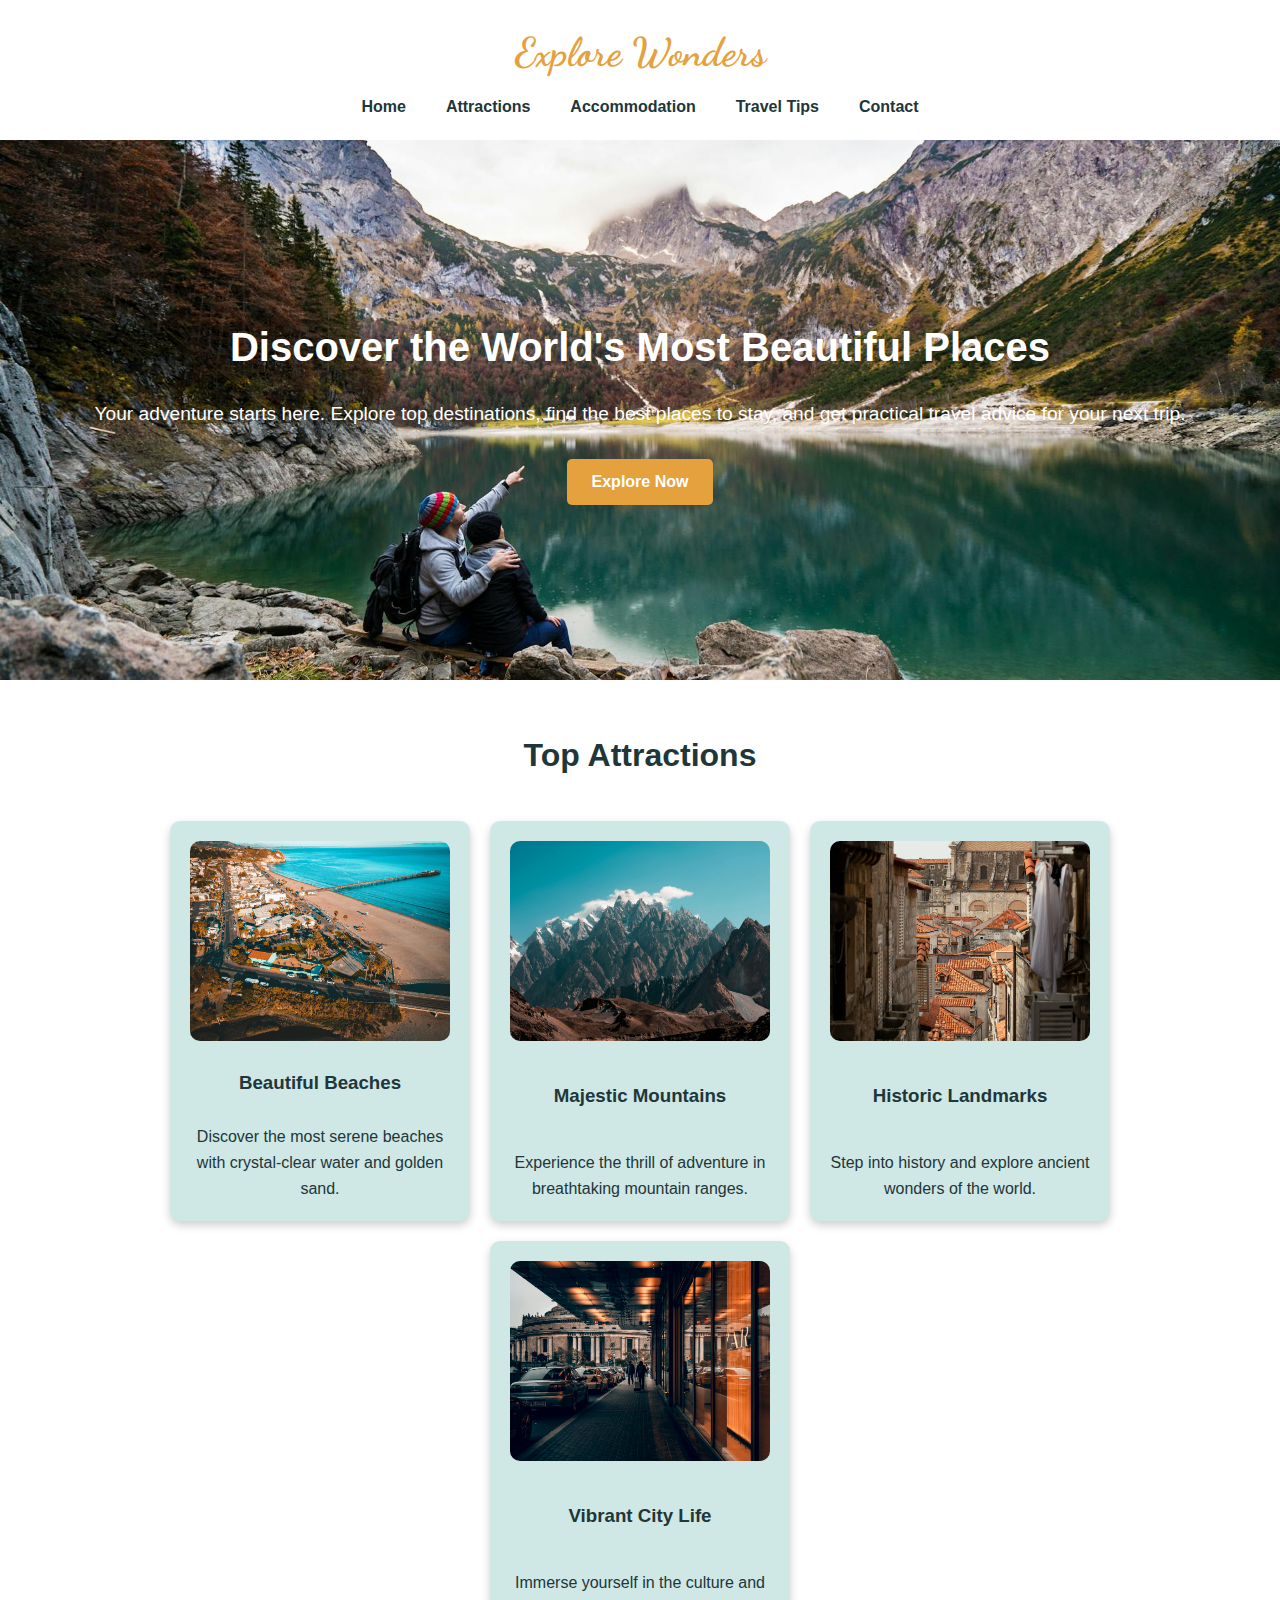
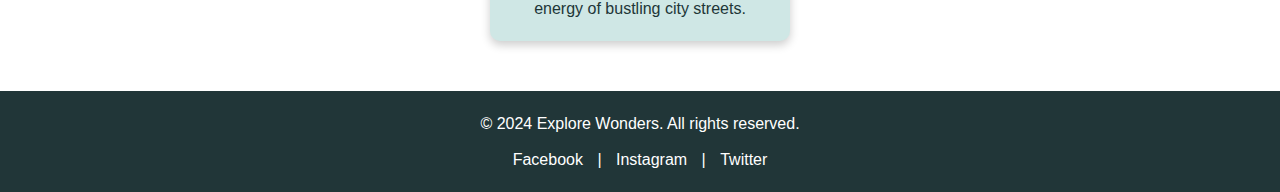
<file: index.html>
<!DOCTYPE html>
<html lang="en">
  <head>
    <meta charset="UTF-8" />
    <meta name="viewport" content="width=device-width, initial-scale=1.0" />
    <meta
      name="description"
      content="Explore the wonders of beautiful travel destinations with us. Discover attractions, accommodations, and travel tips for an unforgettable journey."
    />
    <title>Explore Wonders</title>
    <link rel="stylesheet" href="css/style.css" />
    <link rel="icon" href="assets\favicon.ico" type="image/x-icon" />
    <link
      href="https://fonts.googleapis.com/css2?family=Dancing+Script&display=swap"
      rel="stylesheet"
    />
  </head>
  <body>
    <!-- Header Section -->
    <header>
      <div class="logo">
        <h1>Explore Wonders</h1>
      </div>
      <nav>
        <ul>
          <li><a href="index.html">Home</a></li>
          <li><a href="attractionPage.html">Attractions</a></li>
          <li><a href="accommodationPage.html">Accommodation</a></li>
          <li><a href="tipsPage.html">Travel Tips</a></li>
          <li><a href="contactPage.html">Contact</a></li>
        </ul>
      </nav>
    </header>

    <!-- Hero Section -->
    <section class="hero">
      <div class="hero-content">
        <h2>Discover the World's Most Beautiful Places</h2>
        <p>
          Your adventure starts here. Explore top destinations, find the best
          places to stay, and get practical travel advice for your next trip.
        </p>
        <a href="attractionPage.html" class="btn">Explore Now</a>
      </div>
    </section>

    <!-- Featured Attractions Section -->
    <section class="featured-attractions">
      <h2>Top Attractions</h2>
      <div class="attractions-grid">
        <div class="attraction">
          <img src="assets/attraction1.jpg" alt="Attraction 1" />
          <h3>Beautiful Beaches</h3>
          <p>
            Discover the most serene beaches with crystal-clear water and golden
            sand.
          </p>
        </div>
        <div class="attraction">
          <img src="assets/attraction2.jpg" alt="Attraction 2" />
          <h3>Majestic Mountains</h3>
          <p>
            Experience the thrill of adventure in breathtaking mountain ranges.
          </p>
        </div>
        <div class="attraction">
          <img src="assets/attraction3.jpg" alt="Attraction 3" />
          <h3>Historic Landmarks</h3>
          <p>Step into history and explore ancient wonders of the world.</p>
        </div>
        <div class="attraction">
          <img src="assets/attraction4.jpg" alt="Attraction 4" />
          <h3>Vibrant City Life</h3>
          <p>
            Immerse yourself in the culture and energy of bustling city streets.
          </p>
        </div>
      </div>
    </section>

    <!-- Footer Section -->
    <footer>
      <p>© 2024 Explore Wonders. All rights reserved.</p>
      <div class="social-links">
        <a href="#">Facebook</a> | <a href="#">Instagram</a> |
        <a href="#">Twitter</a>
      </div>
    </footer>

    <!-- Link to JavaScript file -->
    <script src="js/main.js"></script>
  </body>
</html>
</file>
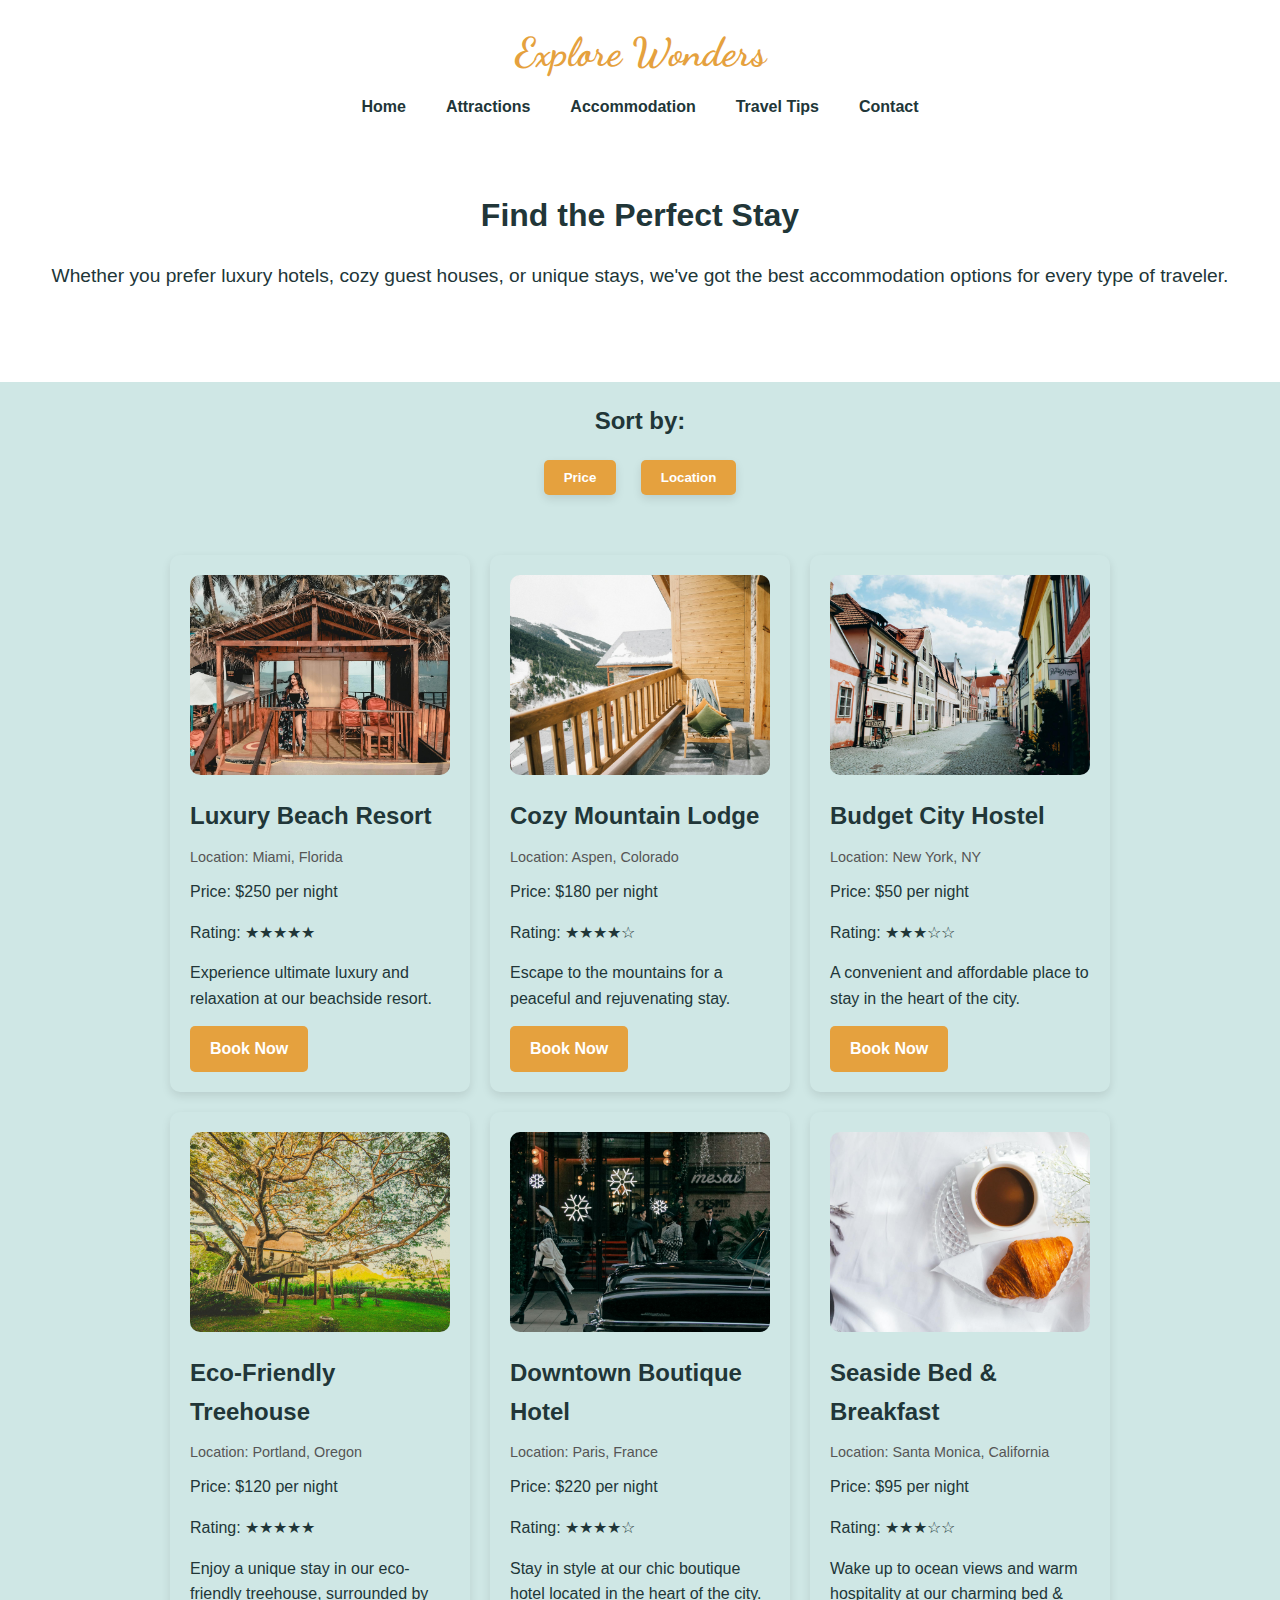
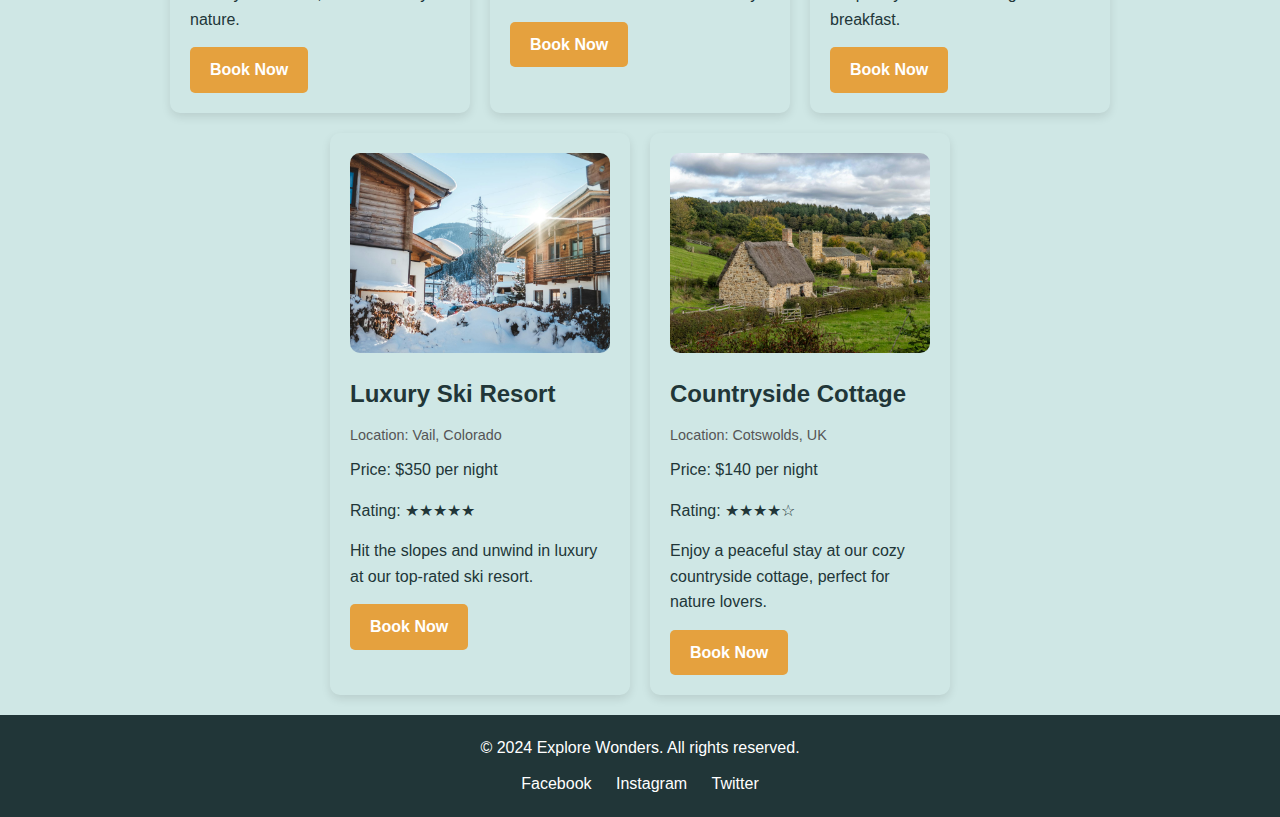
<file: accommodationPage.html>
<!DOCTYPE html>
<html lang="en">
  <head>
    <meta charset="UTF-8" />
    <meta name="viewport" content="width=device-width, initial-scale=1.0" />
    <title>Accommodation | Explore Wonders</title>
    <link rel="stylesheet" href="css/style.css" />
    <link rel="icon" href="assets\favicon.ico" type="image/x-icon" />
    <link
      href="https://fonts.googleapis.com/css2?family=Dancing+Script&display=swap"
      rel="stylesheet"
    />
  </head>
  <body>
    <!-- Header -->
    <header>
      <div class="logo">
        <h1>Explore Wonders</h1>
      </div>
      <nav>
        <ul>
          <li><a href="index.html">Home</a></li>
          <li><a href="attractionPage.html">Attractions</a></li>
          <li><a href="accommodationPage.html">Accommodation</a></li>
          <li><a href="tipsPage.html">Travel Tips</a></li>
          <li><a href="contactPage.html">Contact</a></li>
        </ul>
      </nav>
    </header>

    <!-- Accommodation Intro -->
    <section class="accommodation-overview">
      <h2>Find the Perfect Stay</h2>
      <p>
        Whether you prefer luxury hotels, cozy guest houses, or unique stays,
        we've got the best accommodation options for every type of traveler.
      </p>
    </section>

    <!-- Filter (optional for future use) -->
    <section class="filter-section">
      <h2 style="padding: 20px">Sort by:</h2>
      <button class="filter-btn" data-filter="price">Price</button>
      <button class="filter-btn" data-filter="location">Location</button>
    </section>

    <!-- Accommodation Listings -->
    <section class="accommodation-listings">
      <div class="accommodation-item">
        <img src="assets/accommodation1.jpg" alt="Luxury Beach Resort" />
        <div class="accommodation-details">
          <h3>Luxury Beach Resort</h3>
          <p class="location">Location: Miami, Florida</p>
          <p>Price: $250 per night</p>
          <p>Rating: ★★★★★</p>
          <p>
            Experience ultimate luxury and relaxation at our beachside resort.
          </p>
          <a href="#" class="btn-book">Book Now</a>
        </div>
      </div>

      <div class="accommodation-item">
        <img src="assets/accommodation2.jpg" alt="Cozy Mountain Lodge" />
        <div class="accommodation-details">
          <h3>Cozy Mountain Lodge</h3>
          <p class="location">Location: Aspen, Colorado</p>
          <p>Price: $180 per night</p>
          <p>Rating: ★★★★☆</p>
          <p>Escape to the mountains for a peaceful and rejuvenating stay.</p>
          <a href="#" class="btn-book">Book Now</a>
        </div>
      </div>

      <div class="accommodation-item">
        <img src="assets/accommodation3.jpg" alt="Budget City Hostel" />
        <div class="accommodation-details">
          <h3>Budget City Hostel</h3>
          <p class="location">Location: New York, NY</p>
          <p>Price: $50 per night</p>
          <p>Rating: ★★★☆☆</p>
          <p>
            A convenient and affordable place to stay in the heart of the city.
          </p>
          <a href="#" class="btn-book">Book Now</a>
        </div>
      </div>

      <div class="accommodation-item">
        <img src="assets/accommodation4.jpg" alt="Eco-Friendly Treehouse" />
        <div class="accommodation-details">
          <h3>Eco-Friendly Treehouse</h3>
          <p class="location">Location: Portland, Oregon</p>
          <p>Price: $120 per night</p>
          <p>Rating: ★★★★★</p>
          <p>
            Enjoy a unique stay in our eco-friendly treehouse, surrounded by
            nature.
          </p>
          <a href="#" class="btn-book">Book Now</a>
        </div>
      </div>

      <!-- 4 New Cards -->
      <div class="accommodation-item">
        <img src="assets/accommodation5.jpg" alt="Downtown Boutique Hotel" />
        <div class="accommodation-details">
          <h3>Downtown Boutique Hotel</h3>
          <p class="location">Location: Paris, France</p>
          <p>Price: $220 per night</p>
          <p>Rating: ★★★★☆</p>
          <p>
            Stay in style at our chic boutique hotel located in the heart of the
            city.
          </p>
          <a href="#" class="btn-book">Book Now</a>
        </div>
      </div>

      <div class="accommodation-item">
        <img src="assets/accommodation6.jpg" alt="Seaside Bed & Breakfast" />
        <div class="accommodation-details">
          <h3>Seaside Bed & Breakfast</h3>
          <p class="location">Location: Santa Monica, California</p>
          <p>Price: $95 per night</p>
          <p>Rating: ★★★☆☆</p>
          <p>
            Wake up to ocean views and warm hospitality at our charming bed &
            breakfast.
          </p>
          <a href="#" class="btn-book">Book Now</a>
        </div>
      </div>

      <div class="accommodation-item">
        <img src="assets/accommodation7.jpg" alt="Luxury Ski Resort" />
        <div class="accommodation-details">
          <h3>Luxury Ski Resort</h3>
          <p class="location">Location: Vail, Colorado</p>
          <p>Price: $350 per night</p>
          <p>Rating: ★★★★★</p>
          <p>
            Hit the slopes and unwind in luxury at our top-rated ski resort.
          </p>
          <a href="#" class="btn-book">Book Now</a>
        </div>
      </div>

      <div class="accommodation-item">
        <img src="assets/accommodation8.jpg" alt="Countryside Cottage" />
        <div class="accommodation-details">
          <h3>Countryside Cottage</h3>
          <p class="location">Location: Cotswolds, UK</p>
          <p>Price: $140 per night</p>
          <p>Rating: ★★★★☆</p>
          <p>
            Enjoy a peaceful stay at our cozy countryside cottage, perfect for
            nature lovers.
          </p>
          <a href="#" class="btn-book">Book Now</a>
        </div>
      </div>
    </section>

    <!-- Footer -->
    <footer>
      <p>&copy; 2024 Explore Wonders. All rights reserved.</p>
      <div class="social-links">
        <a href="#">Facebook</a>
        <a href="#">Instagram</a>
        <a href="#">Twitter</a>
      </div>
    </footer>

    <script src="js/main.js"></script>
  </body>
</html>
</file>
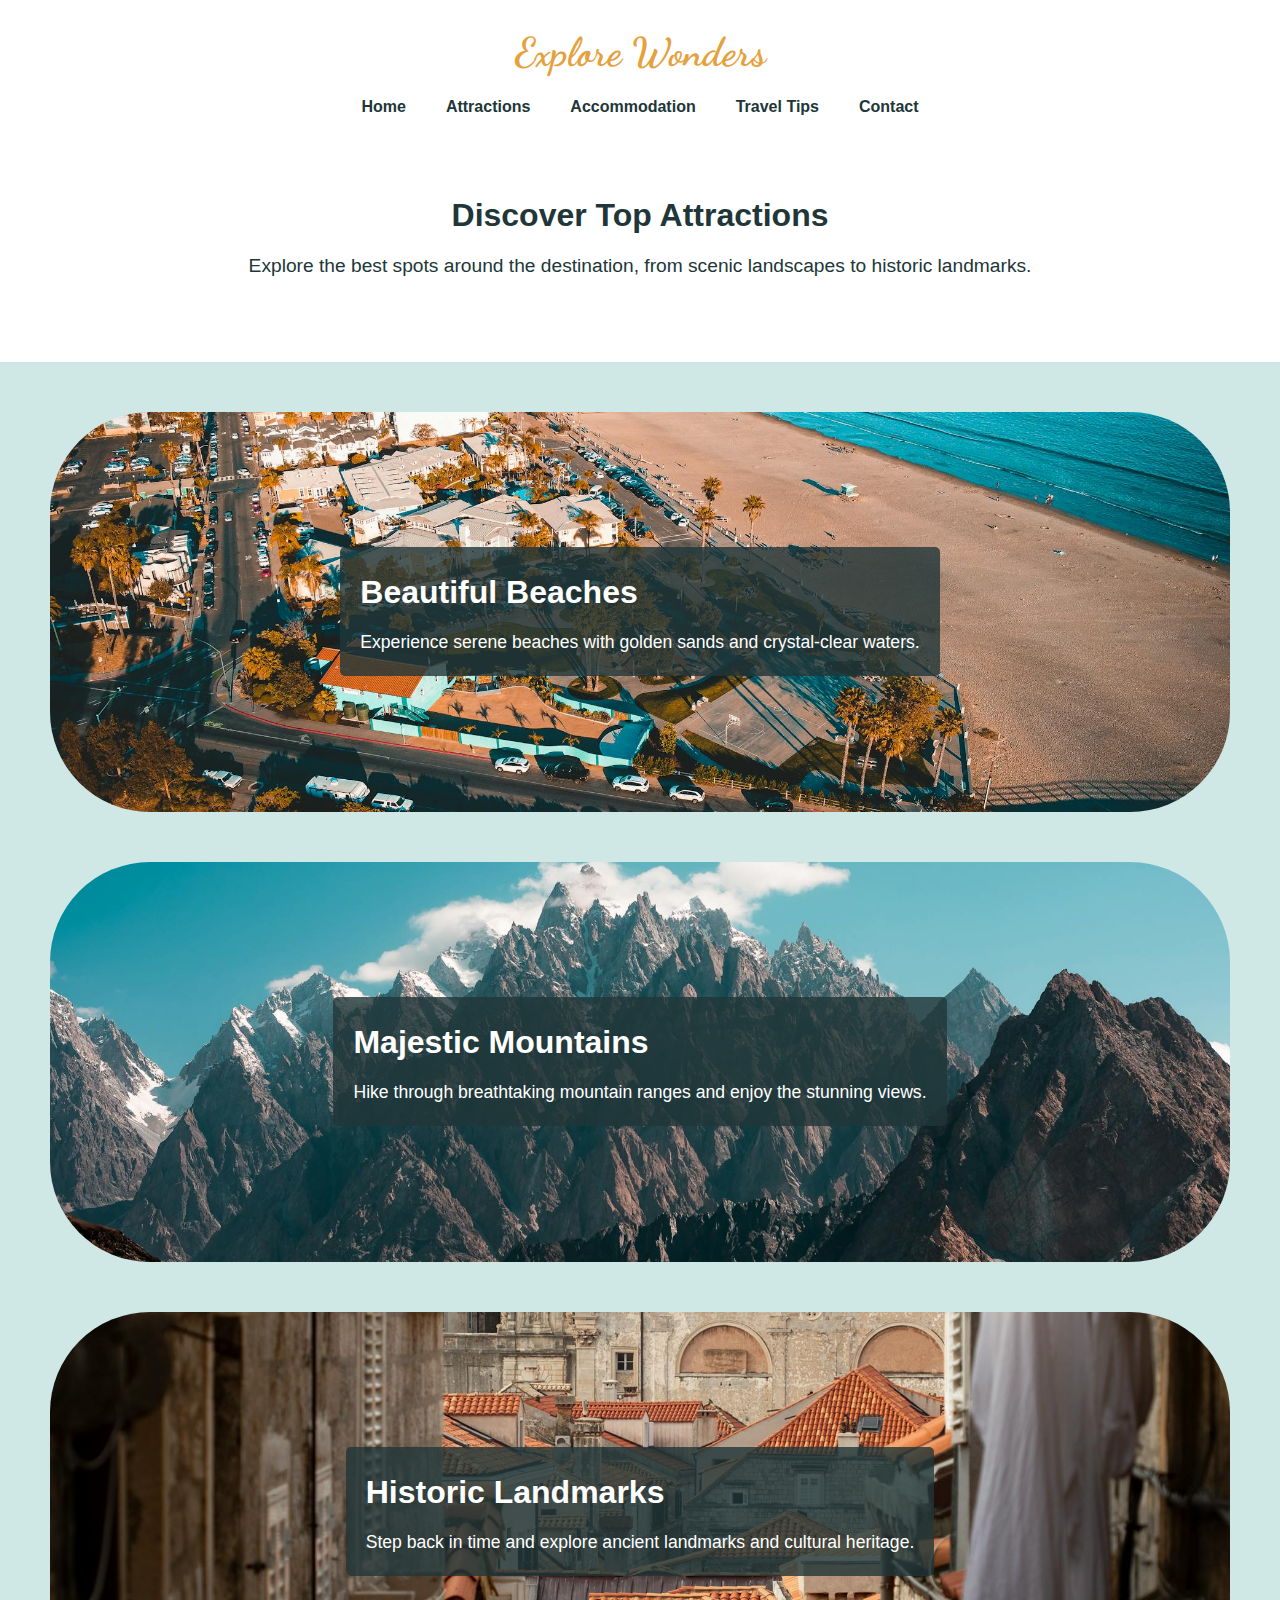
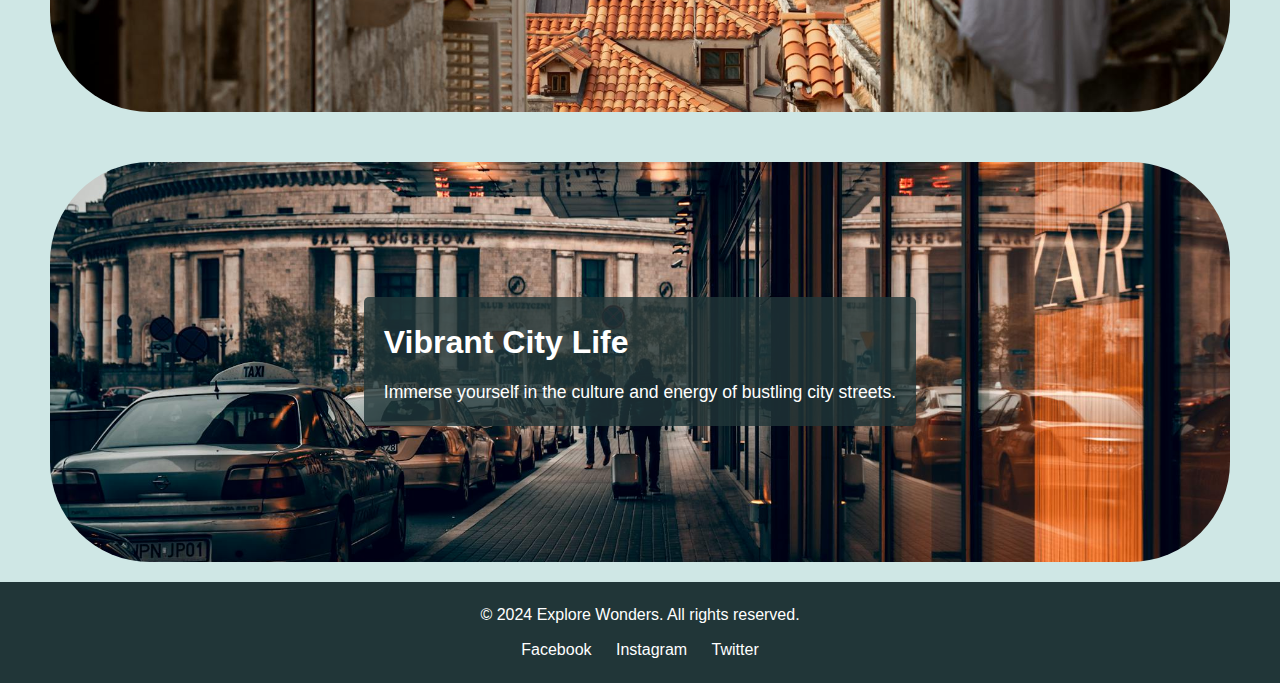
<file: attractionPage.html>
<!DOCTYPE html>
<html lang="en">
  <head>
    <meta charset="UTF-8" />
    <meta name="viewport" content="width=device-width, initial-scale=1.0" />
    <title>Attractions | Explore Wonders</title>
    <link rel="icon" href="assets\favicon.ico" type="image/x-icon" />
    <link rel="stylesheet" href="css/style.css" />
    <link
      href="https://fonts.googleapis.com/css2?family=Dancing+Script&display=swap"
      rel="stylesheet"
    />
  </head>
  <body>
    
    <header>
      <div class="logo">
        <h1>Explore Wonders</h1>
      </div>
      <nav>
        <ul>
          <li><a href="index.html">Home</a></li>
          <li><a href="attractionPage.html">Attractions</a></li>
          <li><a href="accommodationPage.html">Accommodation</a></li>
          <li><a href="tipsPage.html">Travel Tips</a></li>
          <li><a href="contactPage.html">Contact</a></li>
        </ul>
      </nav>
    </header>

    <!-- Attractions Section -->
    <section class="attractions-overview">
      <h2>Discover Top Attractions</h2>
      <p>
        Explore the best spots around the destination, from scenic landscapes to
        historic landmarks.
      </p>
    </section>

    <!-- Full-width Attractions -->
    <section class="attraction-section">
      <div class="attraction-banner attraction1">
        <div class="attraction-info">
          <h3>Beautiful Beaches</h3>
          <p>
            Experience serene beaches with golden sands and crystal-clear
            waters.
          </p>
        </div>
      </div>

      <div class="attraction-banner attraction2">
        <div class="attraction-info">
          <h3>Majestic Mountains</h3>
          <p>
            Hike through breathtaking mountain ranges and enjoy the stunning
            views.
          </p>
        </div>
      </div>

      <div class="attraction-banner attraction3">
        <div class="attraction-info">
          <h3>Historic Landmarks</h3>
          <p>
            Step back in time and explore ancient landmarks and cultural
            heritage.
          </p>
        </div>
      </div>

      <div class="attraction-banner attraction4">
        <div class="attraction-info">
          <h3>Vibrant City Life</h3>
          <p>
            Immerse yourself in the culture and energy of bustling city streets.
          </p>
        </div>
      </div>
    </section>

    <!-- Footer -->
    <footer>
      <p>&copy; 2024 Explore Wonders. All rights reserved.</p>
      <div class="social-links">
        <a href="#">Facebook</a>
        <a href="#">Instagram</a>
        <a href="#">Twitter</a>
      </div>
    </footer>

    <script src="js/main.js"></script>
  </body>
</html>
</file>
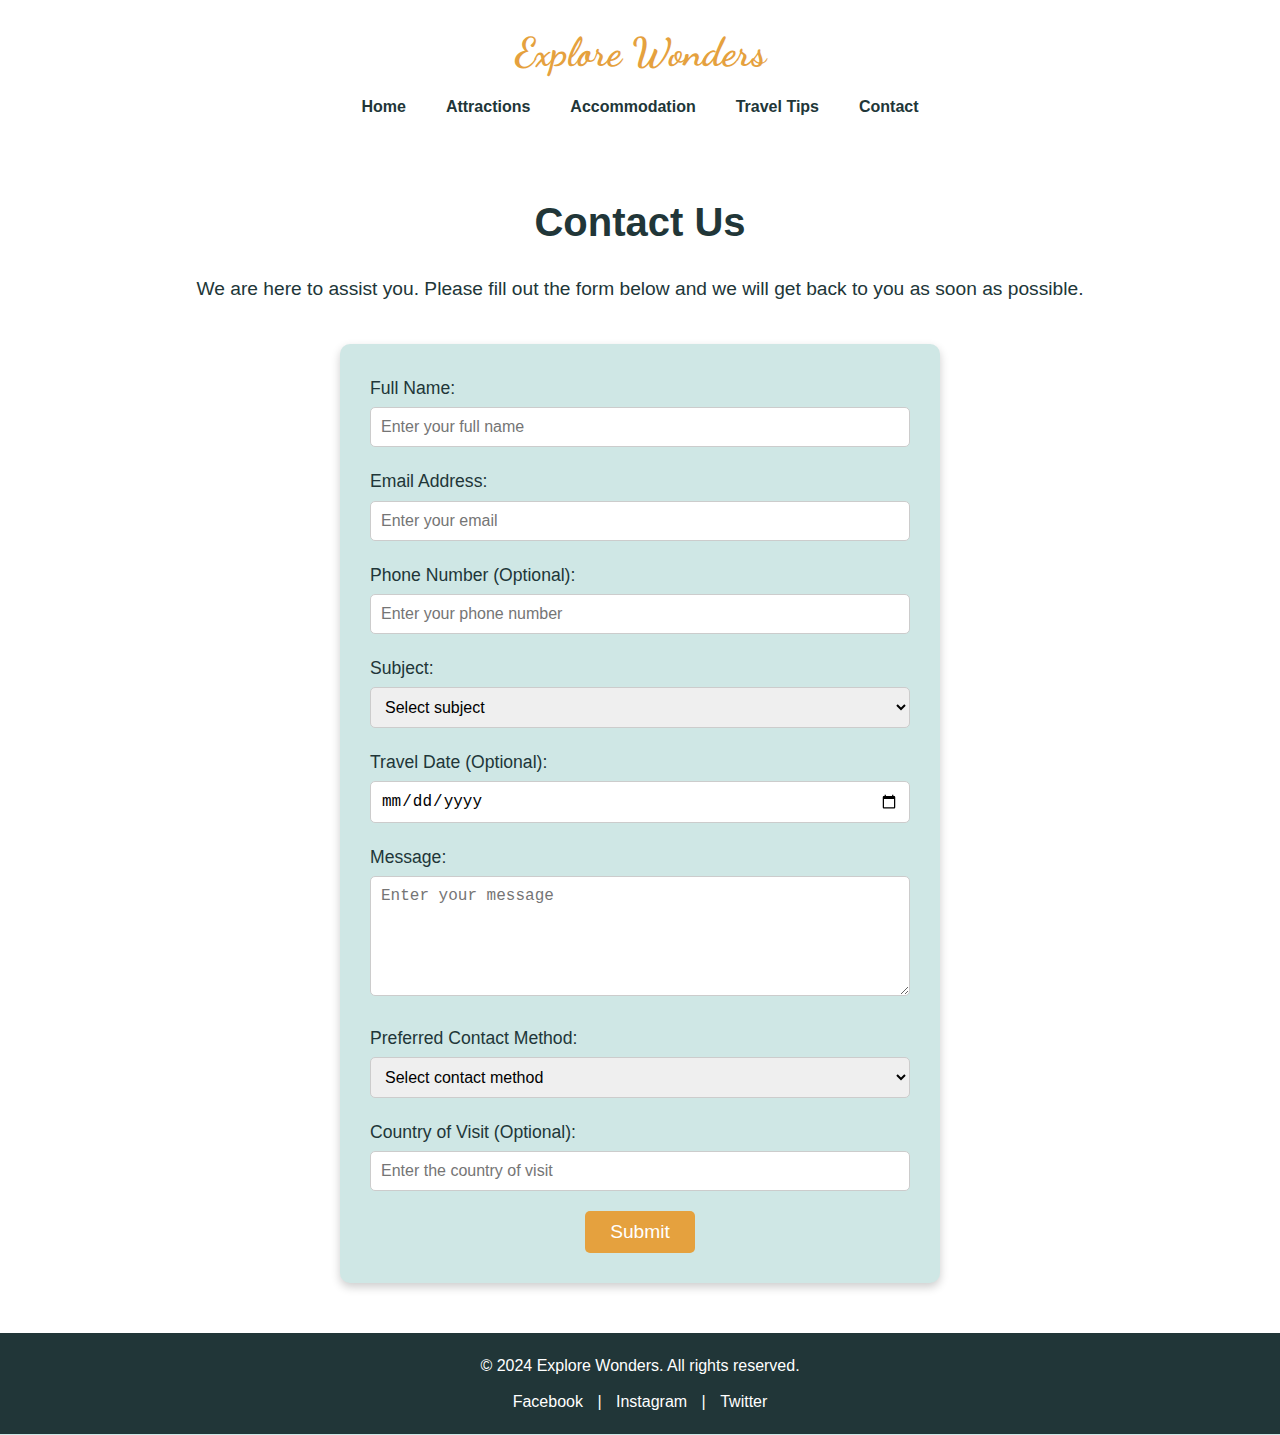
<file: contactPage.html>
<!DOCTYPE html>
<html lang="en">
  <head>
    <meta charset="UTF-8" />
    <meta name="viewport" content="width=device-width, initial-scale=1.0" />
    <meta
      name="description"
      content="Get in touch with us for any queries or information about your travel plans. We're here to assist you with your tourism needs."
    />
    <title>Contact Us | Explore Wonders</title>
    <link rel="stylesheet" href="css/style.css" />
    <link rel="icon" href="assets\favicon.ico" type="image/x-icon" />
    <link
      href="https://fonts.googleapis.com/css2?family=Dancing+Script&display=swap"
      rel="stylesheet"
    />
  </head>
  <body>
    <!-- Header Section -->
    <header>
      <div class="logo">
        <h1>Explore Wonders</h1>
      </div>
      <nav>
        <ul>
          <li><a href="index.html">Home</a></li>
          <li><a href="attractionPage.html">Attractions</a></li>
          <li><a href="accommodationPage.html">Accommodation</a></li>
          <li><a href="tipsPage.html">Travel Tips</a></li>
          <li><a href="contactPage.html">Contact</a></li>
        </ul>
      </nav>
    </header>

    <!-- Contact Form Section -->
    <section class="contact-section">
      <h2>Contact Us</h2>
      <p>
        We are here to assist you. Please fill out the form below and we will
        get back to you as soon as possible.
      </p>
      <form class="contact-form" id="contactForm">
        <div class="form-group">
          <label for="name">Full Name:</label>
          <input
            type="text"
            id="name"
            name="name"
            required
            placeholder="Enter your full name"
          />
        </div>
        <div class="form-group">
          <label for="email">Email Address:</label>
          <input
            type="email"
            id="email"
            name="email"
            required
            placeholder="Enter your email"
          />
        </div>
        <div class="form-group">
          <label for="phone">Phone Number (Optional):</label>
          <input
            type="tel"
            id="phone"
            name="phone"
            placeholder="Enter your phone number"
          />
        </div>
        <div class="form-group">
          <label for="subject">Subject:</label>
          <select id="subject" name="subject" required>
            <option value="" disabled selected>Select subject</option>
            <option value="general">General Inquiry</option>
            <option value="booking">Booking Help</option>
            <option value="feedback">Website Feedback</option>
            <option value="other">Other</option>
          </select>
        </div>
        <div class="form-group">
          <label for="travelDate">Travel Date (Optional):</label>
          <input type="date" id="travelDate" name="travelDate" />
        </div>
        <div class="form-group">
          <label for="message">Message:</label>
          <textarea
            id="message"
            name="message"
            required
            placeholder="Enter your message"
          ></textarea>
        </div>
        <div class="form-group">
          <label for="contactMethod">Preferred Contact Method:</label>
          <select id="contactMethod" name="contactMethod">
            <option value="" disabled selected>Select contact method</option>
            <option value="email">Email</option>
            <option value="phone">Phone</option>
          </select>
        </div>
        <div class="form-group">
          <label for="country">Country of Visit (Optional):</label>
          <input
            type="text"
            id="country"
            name="country"
            placeholder="Enter the country of visit"
          />
        </div>
        <button type="submit" class="btn-submit">Submit</button>
      </form>
    </section>

    <!-- Footer Section -->
    <footer>
      <p>© 2024 Explore Wonders. All rights reserved.</p>
      <div class="social-links">
        <a href="#">Facebook</a> | <a href="#">Instagram</a> |
        <a href="#">Twitter</a>
      </div>
    </footer>

    <!-- Link to JavaScript file -->
    <script src="js/main.js"></script>
  </body>
</html>
</file>
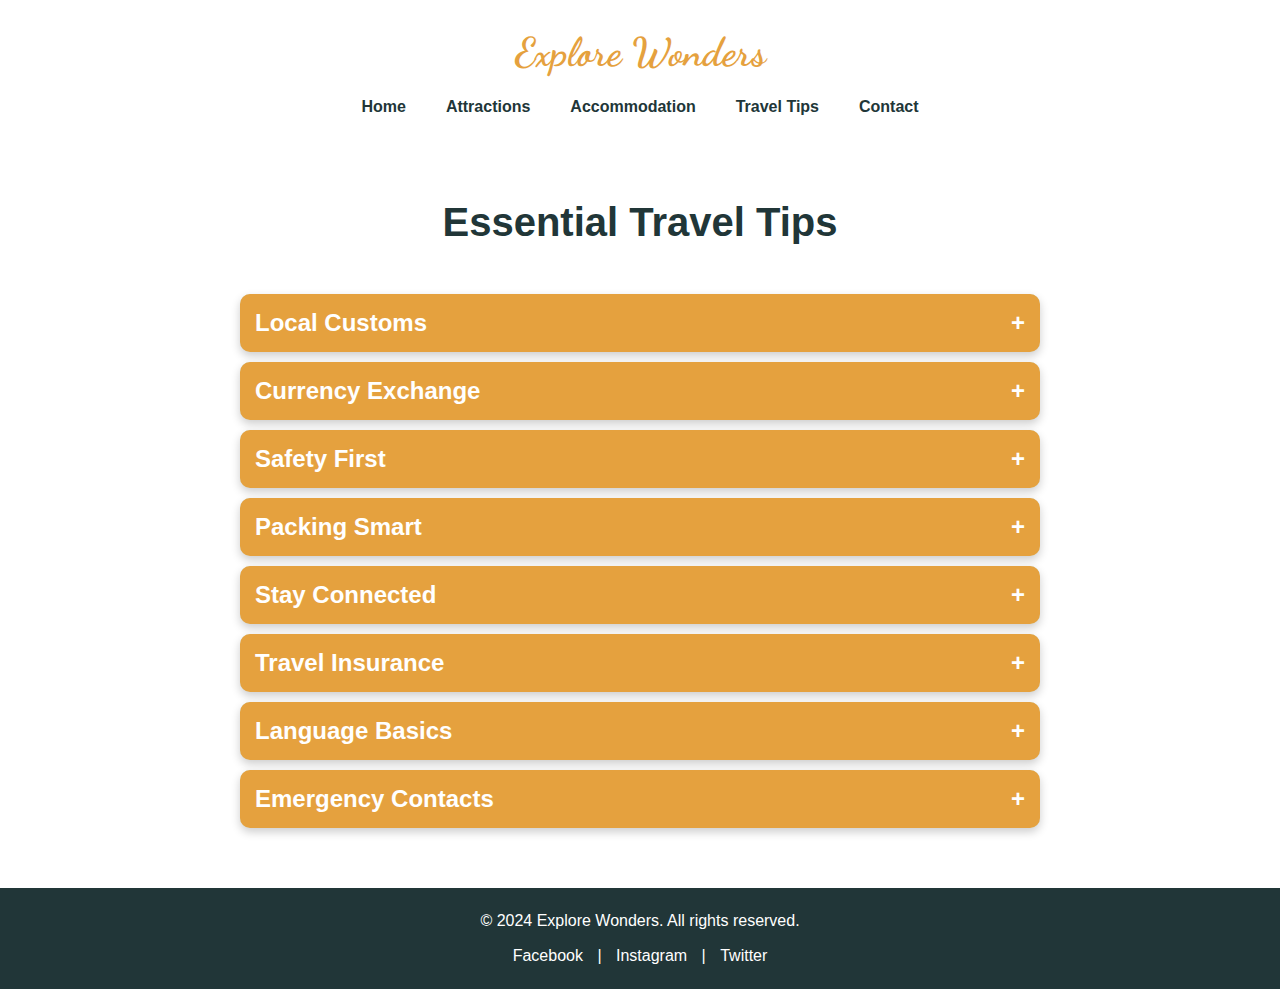
<file: tipsPage.html>
<!DOCTYPE html>
<html lang="en">
  <head>
    <meta charset="UTF-8" />
    <meta name="viewport" content="width=device-width, initial-scale=1.0" />
    <meta
      name="description"
      content="Travel tips to make your trip easier and more enjoyable. Get advice on local customs, safety, currency, and more."
    />
    <title>Travel Tips | Explore Wonders</title>
    <link rel="stylesheet" href="css/style.css" />
    <link rel="icon" href="assets\favicon.ico" type="image/x-icon" />
    <link
      href="https://fonts.googleapis.com/css2?family=Dancing+Script&display=swap"
      rel="stylesheet"
    />
  </head>
  <body>
    <!-- Header Section -->
    <header>
      <div class="logo">
        <h1>Explore Wonders</h1>
      </div>
      <nav>
        <ul>
          <li><a href="index.html">Home</a></li>
          <li><a href="attractionPage.html">Attractions</a></li>
          <li><a href="accommodationPage.html">Accommodation</a></li>
          <li><a href="tipsPage.html">Travel Tips</a></li>
          <li><a href="contactPage.html">Contact</a></li>
        </ul>
      </nav>
    </header>

    <!-- Accordion Travel Tips Section -->
    <section class="tips-section">
      <h2>Essential Travel Tips</h2>
      <div class="accordion">
        <div class="accordion-item">
          <button class="accordion-button">
            Local Customs
            <span class="accordion-icon">+</span>
          </button>
          <div class="accordion-content">
            <p>
              Respect local traditions and etiquette. Research cultural norms
              such as greetings, tipping, and dining behavior before you travel.
            </p>
          </div>
        </div>
        <div class="accordion-item">
          <button class="accordion-button">
            Currency Exchange
            <span class="accordion-icon">+</span>
          </button>
          <div class="accordion-content">
            <p>
              Always have a bit of local currency on hand. Avoid high exchange
              rates at airports and use ATMs or local banks for better deals.
            </p>
          </div>
        </div>
        <div class="accordion-item">
          <button class="accordion-button">
            Safety First
            <span class="accordion-icon">+</span>
          </button>
          <div class="accordion-content">
            <p>
              Stay aware of your surroundings, avoid poorly lit areas at night,
              and keep your belongings secure, especially in crowded places.
            </p>
          </div>
        </div>
        <div class="accordion-item">
          <button class="accordion-button">
            Packing Smart
            <span class="accordion-icon">+</span>
          </button>
          <div class="accordion-content">
            <p>
              Pack light but smart! Always carry a reusable water bottle, a
              power bank, and a compact travel first aid kit.
            </p>
          </div>
        </div>
        <div class="accordion-item">
          <button class="accordion-button">
            Stay Connected
            <span class="accordion-icon">+</span>
          </button>
          <div class="accordion-content">
            <p>
              Get a local SIM card or portable Wi-Fi device to stay connected.
              It will help with navigation, staying in touch, and accessing
              travel apps.
            </p>
          </div>
        </div>
        <div class="accordion-item">
          <button class="accordion-button">
            Travel Insurance
            <span class="accordion-icon">+</span>
          </button>
          <div class="accordion-content">
            <p>
              Ensure you have travel insurance that covers health emergencies,
              flight cancellations, and theft for peace of mind during your
              trip.
            </p>
          </div>
        </div>
        <div class="accordion-item">
          <button class="accordion-button">
            Language Basics
            <span class="accordion-icon">+</span>
          </button>
          <div class="accordion-content">
            <p>
              Learn a few basic phrases in the local language such as greetings,
              thank you, and directions. It helps a lot when interacting with
              locals.
            </p>
          </div>
        </div>
        <div class="accordion-item">
          <button class="accordion-button">
            Emergency Contacts
            <span class="accordion-icon">+</span>
          </button>
          <div class="accordion-content">
            <p>
              Have a list of local emergency contacts, including the nearest
              embassy, police, and medical services in case of an emergency.
            </p>
          </div>
        </div>
      </div>
    </section>

    <!-- Footer Section -->
    <footer>
      <p>© 2024 Explore Wonders. All rights reserved.</p>
      <div class="social-links">
        <a href="#">Facebook</a> | <a href="#">Instagram</a> |
        <a href="#">Twitter</a>
      </div>
    </footer>

    <!-- Link to JavaScript file -->
    <script src="js/main.js"></script>
  </body>
</html>
</file>
<file: css/style.css>
/* General Styles */
* {
  margin: 0;
  padding: 0;
  box-sizing: border-box;
}

html,
body {
  font-family: "Poppins", sans-serif;
  background-color: #cfe7e5; /* Light Teal background */
  color: #213638; /* Dark Teal text */
  line-height: 1.6;
  width: 100%;
  margin: 0;
  padding: 0;
  overflow-x: hidden;
}

/* Custom Scrollbar */
::-webkit-scrollbar {
  width: 15px;
}

::-webkit-scrollbar-track {
  background: #213638;
}

::-webkit-scrollbar-thumb {
  background: #e5a13e;
  border-radius: 10px;
}

::-webkit-scrollbar-thumb:hover {
  background: #cfe7e5;
}

/* Header Styles */
header {
  background-color: #ffffff; /* White header */
  padding: 20px 0;
  box-shadow: 0 4px 10px rgba(0, 0, 0, 0.2); /* Deeper shadow */
}

header .logo h1 {
  color: #e5a13e; /* Golden for the logo */
  text-align: center;
  font-family: "Dancing Script", cursive; /* Corrected font family */
  font-size: 40px;
}

nav ul {
  display: flex;
  justify-content: center;
  list-style: none;
  margin-top: 10px;
}

nav ul li {
  margin: 0 20px;
}

nav ul li a {
  text-decoration: none;
  color: #213638; /* Dark Teal for navigation links */
  font-weight: bold;
  transition: color 0.3s; /* Smooth color transition */
}

nav ul li a:hover {
  color: #e5a13e; /* Golden on hover */
}

/* Hero Section */
.hero {
  background-color: #cfe7e5;
  text-align: center;
  padding: 175px 20px;
  background-image: url("../assets/hero-background.jpg");
  background-size: cover;
  background-position: center;
  color: #ffffff;
}

.hero-content h2 {
  font-size: 2.5rem;
  margin-bottom: 20px;
}

.hero-content p {
  font-size: 1.2rem;
  margin-bottom: 30px;
}

.hero-content .btn {
  display: inline-block;
  padding: 10px 25px;
  background-color: #e5a13e;
  color: #ffffff;
  text-decoration: none;
  font-weight: bold;
  border-radius: 5px;
  transition: background-color 0.3s, transform 0.3s; /* Smooth transitions */
}

.hero-content .btn:hover {
  background-color: #d28b34; /* Darker shade on hover */
  transform: translateY(-2px); /* Slightly lift button on hover */
}

/* Featured Attractions Section */
.featured-attractions {
  padding: 50px 20px;
  text-align: center;
  background-color: #ffffff;
}

.featured-attractions h2 {
  color: #213638;
  font-size: 2rem;
  margin-bottom: 40px;
}

.attractions-grid {
  display: flex;
  justify-content: center; /* Center align the cards */
  gap: 20px; /* Equal gap between cards */
  flex-wrap: wrap;
}

.attraction {
  background-color: #cfe7e5;
  padding: 20px;
  border-radius: 10px;
  width: 300px; /* Fixed width for uniformity */
  height: 400px; /* Fixed height for equal size */
  box-shadow: 0 4px 10px rgba(0, 0, 0, 0.2); /* Deeper shadow */
  transition: transform 0.3s, box-shadow 0.3s; /* Smooth hover effect */
  display: flex; /* Use flex to align items */
  flex-direction: column; /* Stack children vertically */
  justify-content: space-between; /* Evenly distribute space */
}

.attraction:hover {
  transform: scale(1.05); /* Slightly scale on hover */
  box-shadow: 0 8px 15px rgba(0, 0, 0, 0.3); /* Stronger shadow on hover */
}

.attraction img {
  width: 100%;
  height: 200px; /* Fixed height for images */
  object-fit: cover; /* Cover the area while maintaining aspect ratio */
  border-radius: 10px;
  margin-bottom: 10px;
}

.attraction h3 {
  color: #213638;
  margin-bottom: 10px;
}

.attraction p {
  font-size: 1rem;
}

/* Footer Styles */
footer {
  background-color: #213638;
  color: #ffffff;
  text-align: center;
  padding: 20px;
}

footer p {
  margin-bottom: 10px;
}

footer .social-links a {
  color: #ffffff;
  margin: 0 10px;
  text-decoration: none;
  transition: color 0.3s; /* Smooth color transition */
}

footer .social-links a:hover {
  color: #e5a13e; /* Golden on hover */
}

/* Attractions Page Specific Styles */
.attractions-overview {
  text-align: center;
  padding: 50px 20px;
  background-color: #ffffff;
}

.attractions-overview h2 {
  color: #213638;
  font-size: 2rem;
  margin-bottom: 10px;
}

.attractions-overview p {
  color: #213638;
  font-size: 1.2rem;
  margin-bottom: 30px;
}

/* Full-width Attraction Banners */
.attraction-section {
  margin: 0;
  padding: 0;
}

.attraction-banner {
  position: relative;
  height: 400px;
  border-radius: 100px;
  margin: 50px;
  color: #ffffff;
  display: flex;
  align-items: center;
  justify-content: center;
  background-size: cover;
  background-position: center;
  margin-bottom: 20px;
}

.attraction-info {
  background-color: rgba(33, 54, 56, 0.8); /* Dark teal transparent overlay */
  padding: 20px;
  border-radius: 5px;
}

.attraction-banner h3 {
  font-size: 2rem;
  margin-bottom: 10px;
}

.attraction-banner p {
  font-size: 1.1rem;
}

/* Specific banners */
.attraction1 {
  background-image: url("../assets/attraction1.jpg");
}

.attraction2 {
  background-image: url("../assets/attraction2.jpg");
}

.attraction3 {
  background-image: url("../assets/attraction3.jpg");
}

.attraction4 {
  background-image: url("../assets/attraction4.jpg");
}

/* Hover effect */
.attraction-banner:hover .attraction-info {
  background-color: rgba(229, 161, 62, 0.8); /* Gold overlay on hover */
}

/* Accommodation Page Specific Styles */
.accommodation-overview {
  text-align: center;
  padding: 50px 20px;
  background-color: #ffffff;
}

.accommodation-overview h2 {
  color: #213638;
  font-size: 2rem;
  margin-bottom: 20px;
}

.accommodation-overview p {
  color: #213638;
  font-size: 1.2rem;
  margin-bottom: 40px;
}

/* Filter Buttons */
.filter-section {
  text-align: center;
  margin-bottom: 40px;
}

.filter-btn {
  background-color: #e5a13e;
  color: #ffffff;
  padding: 10px 20px;
  margin: 0 10px;
  font-family: "Poppins", sans-serif;
  border: none;
  cursor: pointer;
  font-weight: bold;
  border-radius: 5px;
  box-shadow: 0 4px 10px rgba(0, 0, 0, 0.1); /* Updated for better box-shadow */
  transition: transform 0.3s ease, box-shadow 0.3s ease;
}

.filter-btn:hover {
  background-color: #d28b34;
  transform: scale(1.05);
  box-shadow: 0 6px 12px rgba(0, 0, 0, 0.2);
}

/* Accommodation Listings */
.accommodation-listings {
  display: flex;
  flex-wrap: wrap;
  justify-content: center;
  gap: 20px;
  padding: 20px;
}

.accommodation-item {
  background-color: #cfe7e5;
  width: 300px;
  padding: 20px;
  border-radius: 10px;
  box-shadow: 0 4px 10px rgba(0, 0, 0, 0.1); /* Updated for better box-shadow */
  transition: transform 0.3s ease, box-shadow 0.3s ease; /* Added transition */
}

.accommodation-item:hover {
  transform: scale(1.05);
  box-shadow: 0 6px 12px rgba(0, 0, 0, 0.2); /* Box-shadow transition on hover */
}

.accommodation-item img {
  width: 100%;
  height: 200px;
  object-fit: cover;
  border-radius: 10px;
  margin-bottom: 15px;
}

.accommodation-details h3 {
  color: #213638;
  font-size: 1.5rem;
  margin-bottom: 10px;
}

.accommodation-details .location {
  font-size: 0.9rem;
  color: #555;
  margin-bottom: 10px;
}

.accommodation-details p {
  font-size: 1rem;
  color: #213638;
  margin-bottom: 15px; /* Added more space between paragraphs */
}

.btn-book {
  display: inline-block;
  padding: 10px 20px;
  background-color: #e5a13e;
  color: #ffffff;
  text-decoration: none;
  font-weight: bold;
  border-radius: 5px;
  margin-top: auto; /* Added this to push the button to the bottom */
  transition: background-color 0.3s ease; /* Added smooth transition for button */
}

.btn-book:hover {
  background-color: #d28b34;
}

/* Travel Tips Accordion Section */
.tips-section {
  padding: 50px 20px;
  background-color: #ffffff;
  text-align: center;
}

.tips-section h2 {
  color: #213638;
  font-size: 2.5rem;
  margin-bottom: 40px;
}

.accordion {
  max-width: 800px;
  margin: 0 auto;
}

.accordion-item {
  background-color: #cfe7e5;
  margin-bottom: 10px;
  border-radius: 10px;
  box-shadow: 0 4px 10px rgba(0, 0, 0, 0.2);
  overflow: hidden;
  transition: all 0.3s ease;
}

.accordion-button {
  background-color: #e5a13e;
  color: #ffffff;
  font-size: 1.5rem;
  padding: 15px;
  text-align: left;
  width: 100%;
  border: none;
  outline: none;
  cursor: pointer;
  font-weight: bold;
  transition: background-color 0.3s ease;
  display: flex;
  justify-content: space-between;
  align-items: center;
}

.accordion-button:hover {
  background-color: #d28b34;
  cursor: pointer; /* Change cursor to pointer */
}

/* Accordion icon style */
.accordion-icon {
  font-size: 1.5rem;
  transition: transform 0.3s ease;
}

.accordion-item.active .accordion-icon {
  transform: rotate(45deg); /* Rotate icon when accordion is active */
}

.accordion-content {
  max-height: 0;
  padding: 0 15px;
  overflow: hidden;
  background-color: #ffffff;
  transition: max-height 0.3s ease, padding 0.3s ease;
}

.accordion-content p {
  padding: 15px 0;
  font-size: 1rem;
  color: #213638;
}

/* Active accordion state */
.accordion-item.active .accordion-content {
  max-height: 150px;
  padding: 15px;
}

.accordion-item.active .accordion-button {
  background-color: #d28b34;
}

/* Contact Section */
.contact-section {
  padding: 50px 20px;
  background-color: #ffffff;
  text-align: center;
}

.contact-section h2 {
  color: #213638;
  font-size: 2.5rem;
  margin-bottom: 20px;
}

.contact-section p {
  color: #213638;
  font-size: 1.2rem;
  margin-bottom: 40px;
}

/* Contact Form Styles */
.contact-form {
  max-width: 600px;
  margin: 0 auto;
  background-color: #cfe7e5;
  padding: 30px;
  border-radius: 10px;
  box-shadow: 0 4px 10px rgba(0, 0, 0, 0.2);
}

.form-group {
  margin-bottom: 20px;
  text-align: left;
}

.form-group label {
  display: block;
  font-size: 1.1rem;
  color: #213638;
  margin-bottom: 5px;
}

.form-group input,
.form-group select,
.form-group textarea {
  width: 100%;
  padding: 10px;
  border-radius: 5px;
  border: 1px solid #ccc;
  font-size: 1rem;
}

.form-group textarea {
  height: 120px;
  resize: vertical;
}

.btn-submit {
  background-color: #e5a13e;
  color: #ffffff;
  padding: 10px 25px;
  font-size: 1.2rem;
  border: none;
  border-radius: 5px;
  cursor: pointer;
  transition: background-color 0.3s ease;
}

.btn-submit:hover {
  background-color: #d28b34;
}
</file>
